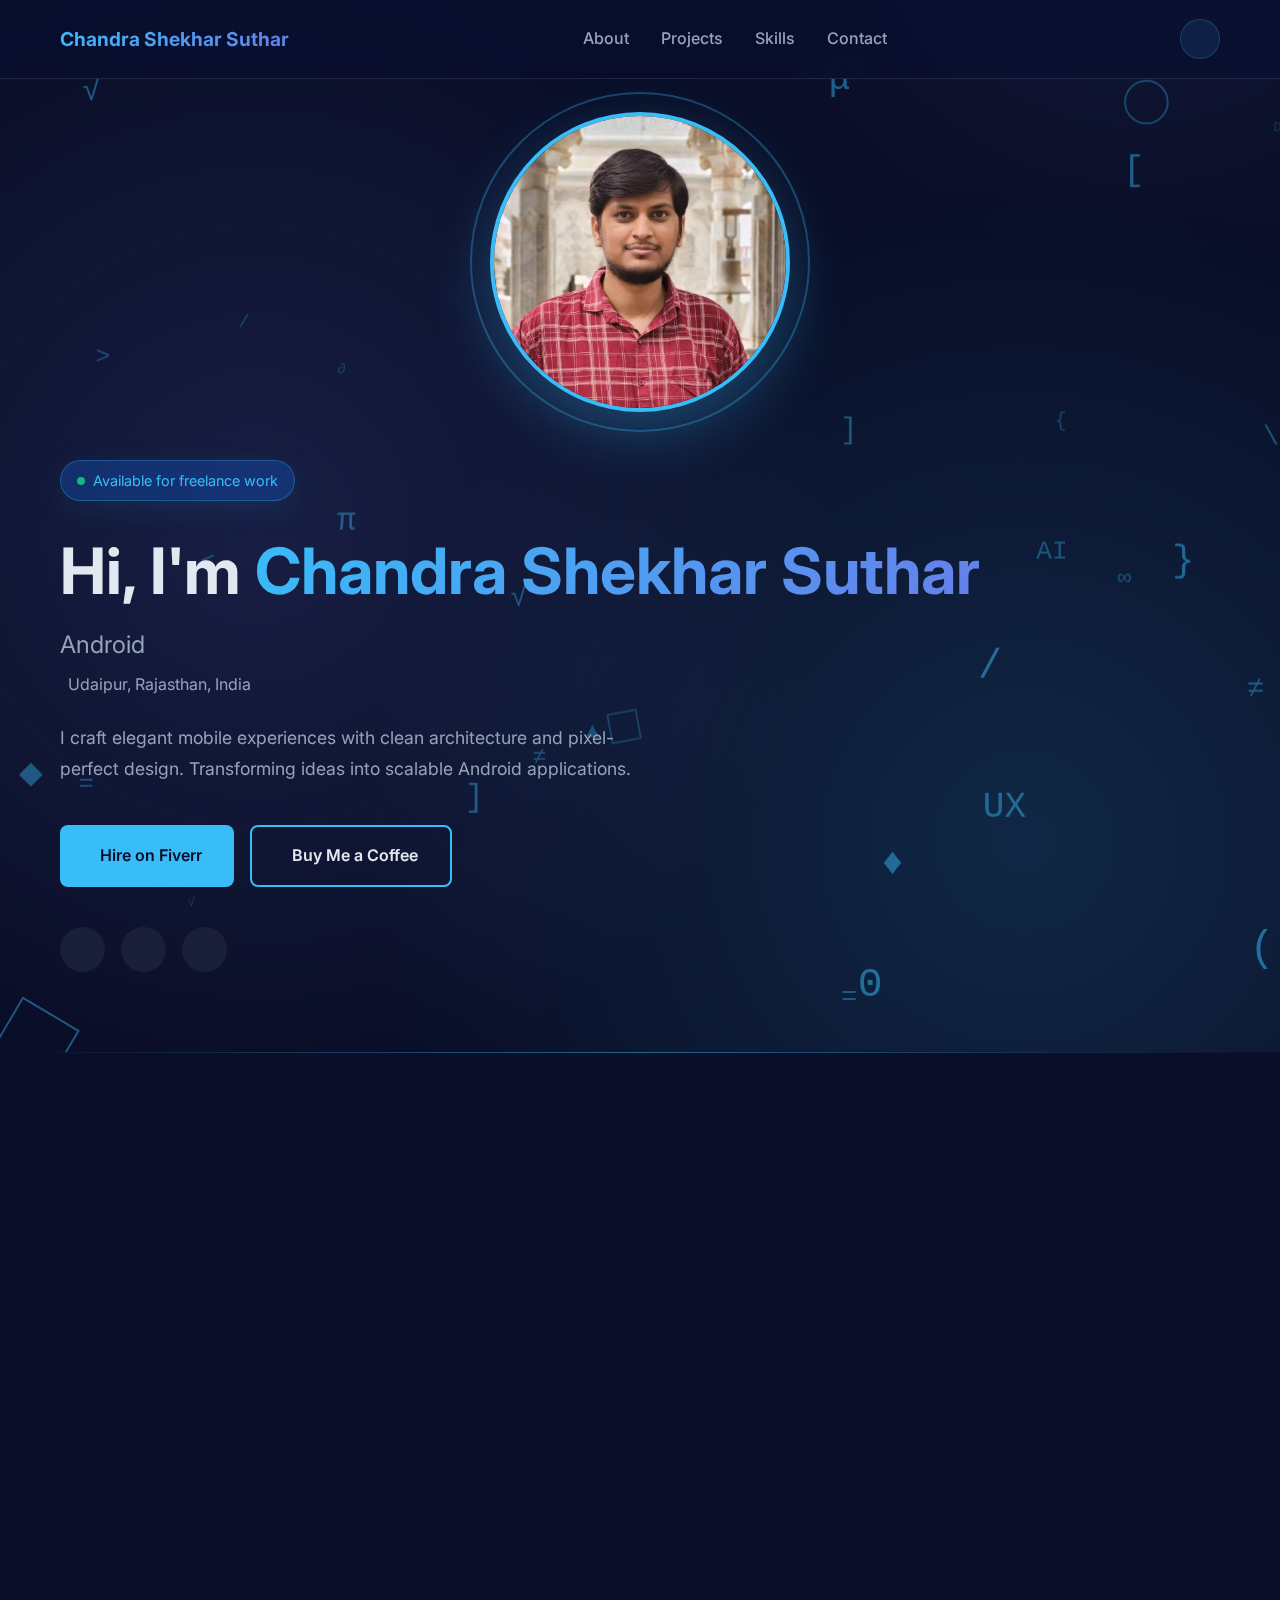
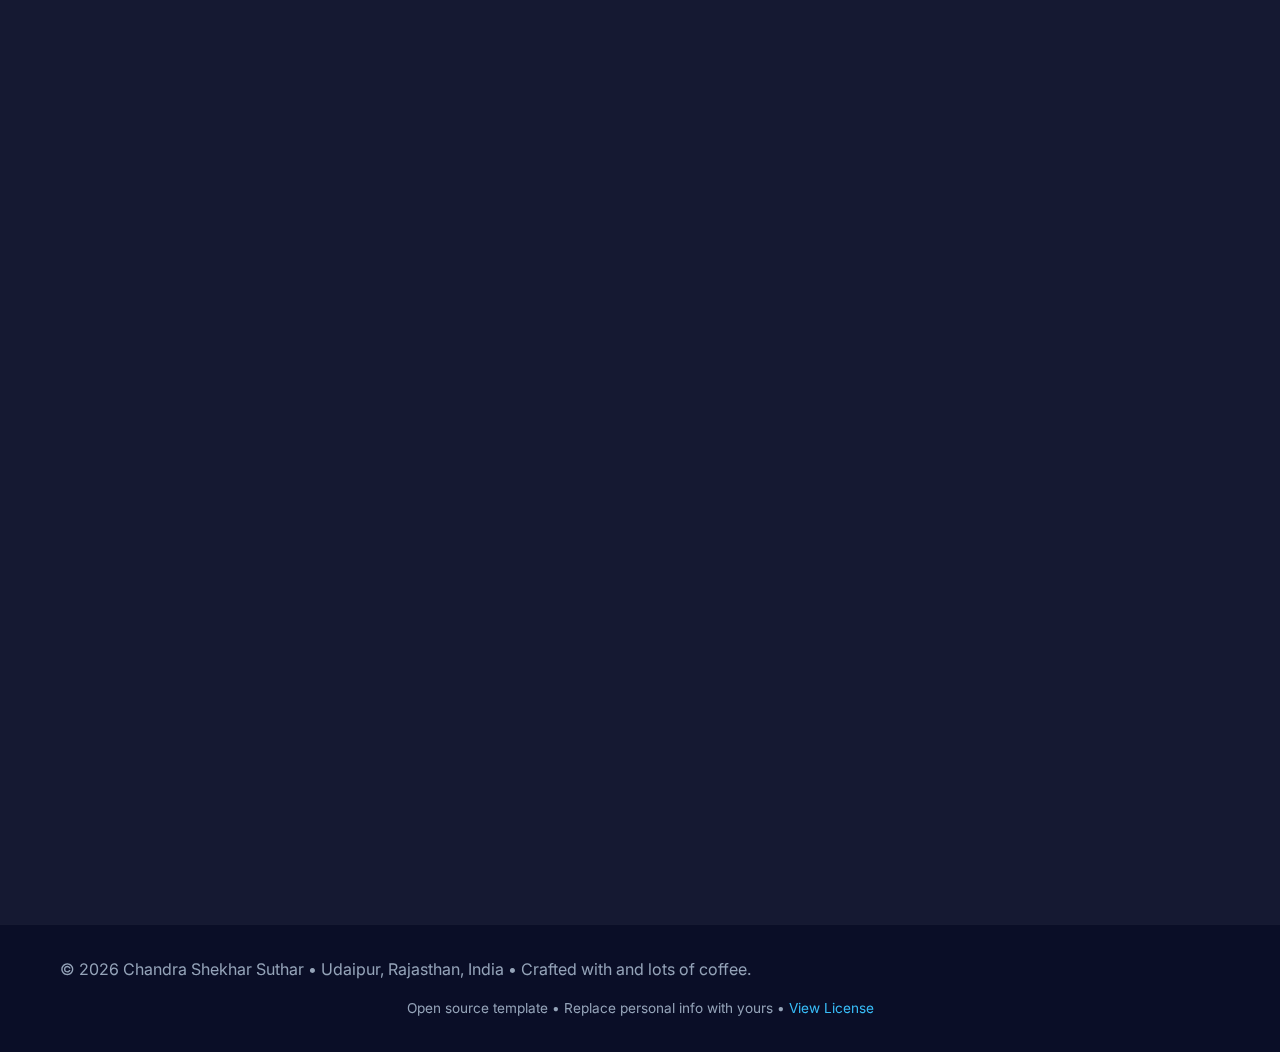
<file: index.html>
<!DOCTYPE html>
<html lang="en">
<head>
    <meta charset="UTF-8">
    <meta name="viewport" content="width=device-width, initial-scale=1.0">
    
    <!-- Security Headers -->
    <meta http-equiv="X-Content-Type-Options" content="nosniff">
    <meta http-equiv="X-Frame-Options" content="SAMEORIGIN">
    <meta http-equiv="X-XSS-Protection" content="1; mode=block">
    <meta name="referrer" content="strict-origin-when-cross-origin">
    
    <!-- Primary Meta Tags -->
    <title>Chandra Shekhar Suthar | Android Developer | Kotlin & Java Expert</title>
    <meta name="title" content="Chandra Shekhar Suthar | Android Developer | Kotlin & Java Expert">
    <meta name="description" content="Experienced Android Developer from Udaipur, Rajasthan, India specializing in Kotlin, Java, and Clean Architecture. Building elegant mobile applications with MVVM, Jetpack Compose, and modern Android development practices.">
    <meta name="keywords" content="Android Developer, Kotlin Developer, Java Developer, Mobile App Development, Android Apps, Jetpack Compose, MVVM, Clean Architecture, Firebase, Freelance Android Developer, Udaipur, Rajasthan, India">
    <meta name="author" content="Chandra Shekhar Suthar">
    <meta name="robots" content="index, follow">
    <meta name="geo.region" content="IN-RJ">
    <meta name="geo.placename" content="Udaipur">
    <meta name="geo.position" content="24.585445;73.712479">
    <meta name="ICBM" content="24.585445, 73.712479">
    
    <!-- Open Graph / Facebook -->
    <meta property="og:type" content="website">
    <meta property="og:url" content="https://chandrashekharsuthar.github.io/">
    <meta property="og:title" content="Chandra Shekhar Suthar | Android Developer | Kotlin & Java Expert">
    <meta property="og:description" content="Experienced Android Developer from Udaipur, Rajasthan, India specializing in Kotlin, Java, and Clean Architecture. Building elegant mobile applications with modern Android development practices.">
    <meta property="og:image" content="https://chandrashekharsuthar.github.io/images/profile_pic.jpeg">
    <meta property="og:locale" content="en_IN">
    
    <!-- Twitter -->
    <meta property="twitter:card" content="summary_large_image">
    <meta property="twitter:url" content="https://chandrashekharsuthar.github.io/">
    <meta property="twitter:title" content="Chandra Shekhar Suthar | Android Developer | Kotlin & Java Expert">
    <meta property="twitter:description" content="Experienced Android Developer specializing in Kotlin, Java, and Clean Architecture. Building elegant mobile applications with modern Android development practices.">
    <meta property="twitter:image" content="https://chandrashekharsuthar.github.io/images/profile_pic.jpeg">
    
    <!-- Favicon -->
    <link rel="icon" type="image/jpeg" href="images/profile_pic.jpeg">
    <link rel="apple-touch-icon" href="images/profile_pic.jpeg">
    
    <!-- Fonts -->
    <link rel="preconnect" href="https://fonts.googleapis.com">
    <link rel="preconnect" href="https://fonts.gstatic.com" crossorigin>
    <link href="https://fonts.googleapis.com/css2?family=Inter:wght@300;400;500;600;700&display=swap" rel="stylesheet">
    
    <!-- Stylesheets -->
    <link rel="stylesheet" href="https://cdnjs.cloudflare.com/ajax/libs/font-awesome/6.4.0/css/all.min.css" integrity="sha512-iecdLmaskl7CVkqkXNQ/ZH/XLlvWZOJyj7Yy7tcenmpD1ypASozpmT/E0iPtmFIB46ZmdtAc9eNBvH0H/ZpiBw==" crossorigin="anonymous" referrerpolicy="no-referrer">
    <link href="https://unpkg.com/aos@2.3.1/dist/aos.css" rel="stylesheet">
    <link rel="stylesheet" href="styles.css">
    
    <!-- Canonical URL -->
    <link rel="canonical" href="https://chandrashekharsuthar.github.io/">
</head>
<body>
    <!-- Skip to main content link for screen readers -->
    <a href="#main-content" class="skip-to-main">Skip to main content</a>
    
    <!-- Navigation -->
    <nav class="nav" role="navigation" aria-label="Main navigation">
        <div class="container">
            <div class="nav-content">
                <a href="#" class="logo">Chandra Shekhar Suthar</a>
                <div class="nav-links">
                    <a href="#about">About</a>
                    <a href="#projects">Projects</a>
                    <a href="#skills">Skills</a>
                    <a href="#contact">Contact</a>
                </div>
                <div class="nav-actions">
                    <button class="theme-toggle" id="themeToggle" aria-label="Toggle theme">
                        <i class="fas fa-sun"></i>
                    </button>
                    <button class="mobile-menu-btn" id="mobileMenuBtn">
                        <i class="fas fa-bars"></i>
                    </button>
                </div>
            </div>
        </div>
    </nav>

    <!-- Mobile Menu -->
    <div class="mobile-menu" id="mobileMenu">
        <a href="#about">About</a>
        <a href="#projects">Projects</a>
        <a href="#skills">Skills</a>
        <a href="#contact">Contact</a>
    </div>

    <!-- Hero Section -->
    <section class="hero" id="main-content" role="main" aria-label="Introduction">
        <canvas id="particleCanvas" aria-hidden="true"></canvas>
        <div class="container">
            <div class="hero-layout">
                <div class="hero-content" data-aos="fade-up">
                    <div class="hero-badge">
                        <span class="status-dot"></span>
                        Available for freelance work
                    </div>
                    <h1 class="hero-title">
                        Hi, I'm <span class="gradient-text">Chandra Shekhar Suthar</span>
                    </h1>
                    <p class="hero-subtitle">Android Developer | Kotlin & Java Specialist</p>
                    <p class="hero-location">
                        <i class="fas fa-map-marker-alt"></i>
                        Udaipur, Rajasthan, India
                    </p>
                    <p class="hero-description">
                        I craft elegant mobile experiences with clean architecture and pixel-perfect design. 
                        Transforming ideas into scalable Android applications.
                    </p>
                    <div class="hero-cta">
                        <a href="https://www.fiverr.com/shekharsuthar07" target="_blank" class="btn btn-primary">
                            <i class="fas fa-briefcase"></i>
                            Hire on Fiverr
                        </a>
                        <a href="https://www.buymeacoffee.com/ChandrashekharSuthar" target="_blank" class="btn btn-secondary">
                            <i class="fas fa-coffee"></i>
                            Buy Me a Coffee
                        </a>
                    </div>
                    <div class="hero-socials" role="list" aria-label="Social media links">
                        <a href="https://github.com/ChandrashekharSuthar" class="social-link" aria-label="GitHub profile"><i class="fab fa-github" aria-hidden="true"></i></a>
                        <a href="https://www.linkedin.com/in/chandra-shekhar-suthar-345042272/" class="social-link" aria-label="LinkedIn profile"><i class="fab fa-linkedin" aria-hidden="true"></i></a>
                        <a href="mailto:shekharsuthar1030@gmail.com" class="social-link" aria-label="Email contact"><i class="fas fa-envelope" aria-hidden="true"></i></a>
                    </div>
                </div>
                <div class="hero-image" data-aos="fade-left">
                    <div class="profile-pic-wrapper">
                        <img src="images/profile_pic.jpeg" alt="Chandra Shekhar Suthar" class="profile-pic">
                        <div class="profile-pic-border"></div>
                    </div>
                </div>
            </div>
        </div>
    </section>

    <!-- About Section -->
    <section id="about" class="section" role="region" aria-labelledby="about-heading">
        <div class="container">
            <h2 id="about-heading" class="section-title" data-aos="fade-up">About Me</h2>
            <div class="about-content">
                <div class="about-text" data-aos="fade-right">
                    <p class="lead">
                        I'm a passionate Android developer with 3+ years of experience building 
                        high-quality mobile applications that users love.
                    </p>
                    <p>
                        My journey in mobile development started with a curiosity about how apps work, 
                        and it evolved into a career where I get to solve complex problems and create 
                        intuitive user experiences every day. I specialize in Kotlin and Java, with a 
                        strong focus on clean architecture, MVVM patterns, and modern Android development practices.
                    </p>
                    <p>
                        When I'm not coding, you'll find me exploring new technologies, contributing to 
                        open-source projects, or sharing knowledge with the developer community.
                    </p>
                    <div class="about-highlights">
                        <div class="highlight-item">
                            <i class="fas fa-check-circle"></i>
                            <span>Clean Architecture Expert</span>
                        </div>
                        <div class="highlight-item">
                            <i class="fas fa-check-circle"></i>
                            <span>Play Store Publishing</span>
                        </div>
                        <div class="highlight-item">
                            <i class="fas fa-check-circle"></i>
                            <span>Agile Development</span>
                        </div>
                    </div>
                </div>
                <div class="about-stats" data-aos="fade-left">
                    <div class="stat-card">
                        <div class="stat-number">10+</div>
                        <div class="stat-label">Projects Completed</div>
                    </div>
                    <div class="stat-card">
                        <div class="stat-number">15+</div>
                        <div class="stat-label">Happy Clients</div>
                    </div>
                    <div class="stat-card">
                        <div class="stat-number">3+</div>
                        <div class="stat-label">Years Experience</div>
                    </div>
                </div>
            </div>

            <!-- Education -->
            <div class="education-compact" data-aos="fade-up">
                <h3 class="education-compact-title">
                    <i class="fas fa-graduation-cap"></i>
                    Education
                </h3>
                <div class="education-compact-list">
                    <div class="education-compact-item">
                        <strong>MSc Computer Science</strong>
                        <span>Currently Pursuing (Final Semester)</span>
                    </div>
                    <div class="education-compact-item">
                        <strong>BSc Computer Science</strong>
                        <span>Completed</span>
                    </div>
                    <div class="education-compact-item">
                        <strong>Secondary Education (CBSE)</strong>
                        <span>Completed</span>
                    </div>
                </div>
            </div>
        </div>
    </section>

    <!-- Projects Section -->
    <section id="projects" class="section section-alt" role="region" aria-labelledby="projects-heading">
        <div class="container">
            <h2 id="projects-heading" class="section-title" data-aos="fade-up">Featured Projects</h2>
            <p class="section-subtitle" data-aos="fade-up">Some of my recent work that I'm proud of</p>
            
            <div class="projects-grid">
                <div class="project-card" data-aos="fade-up" data-aos-delay="100">
                    <div class="project-image">
                        <img src="images/cricbud-home-page.png" alt="Cricbud - Live Cricket Scores">
                        <div class="project-overlay">
                            <a href="https://cricbud.com" target="_blank" rel="noopener noreferrer" class="project-link"><i class="fas fa-external-link-alt"></i></a>
                        </div>
                    </div>
                    <div class="project-content">
                        <h3 class="project-title">Cricbud – Live Cricket Scores & News</h3>
                        <p class="project-description">
                            Complete redesign and technical enhancement of a cricket platform delivering live scores, 
                            match updates, and news. Improved performance, implemented responsive design, and optimized 
                            for speed with caching and API enhancements.
                        </p>
                        <div class="project-tech">
                            <span class="tech-tag">Figma</span>
                            <span class="tech-tag">Node.js</span>
                            <span class="tech-tag">React.js</span>
                            <span class="tech-tag">REST API</span>
                            <span class="tech-tag">HTML</span>
                            <span class="tech-tag">CSS</span>
                            <span class="tech-tag">JavaScript</span>
                        </div>
                    </div>
                </div>

                <div class="project-card" data-aos="fade-up" data-aos-delay="200">
                    <div class="project-image">
                        <img src="images/ts_app.webp" alt="The Stitching Partner App">
                        <div class="project-overlay">
                            <a href="https://play.google.com/store/apps/details?id=com.thestitching.partner" target="_blank" rel="noopener noreferrer" class="project-link"><i class="fas fa-external-link-alt"></i></a>
                        </div>
                    </div>
                    <div class="project-content">
                        <h3 class="project-title">The Stitching Partner App</h3>
                        <p class="project-description">
                            Business solution for tailors and fashion designers to create affiliate websites and sell 
                            products online. Features customer targeting, measurement management, earnings tracking, 
                            and secure OTP authentication. Handled complete Play Store publishing process.
                        </p>
                        <div class="project-tech">
                            <span class="tech-tag">Kotlin</span>
                            <span class="tech-tag">MVVM</span>
                            <span class="tech-tag">REST API</span>
                            <span class="tech-tag">Firebase</span>
                            <span class="tech-tag">Deep Links</span>
                            <span class="tech-tag">OTP Auth</span>
                            <span class="tech-tag">Play Store Publishing</span>
                        </div>
                    </div>
                </div>

                <div class="project-card" data-aos="fade-up" data-aos-delay="300">
                    <div class="project-image">
                        <img src="images/wonder11.jpeg" alt="Wonder 11 Fantasy Cricket App">
                    </div>
                    <div class="project-content">
                        <h3 class="project-title">Wonder 11 Fantasy Cricket App</h3>
                        <p class="project-description">
                            Modernized fantasy cricket app with complete authentication overhaul, push notifications, 
                            and Material 3 redesign. Implemented mobile/email verification, new navigation flows, 
                            server-side PHP integration, and extensive bug fixes for enhanced performance.
                        </p>
                        <div class="project-tech">
                            <span class="tech-tag">Kotlin</span>
                            <span class="tech-tag">Java</span>
                            <span class="tech-tag">Material 3</span>
                            <span class="tech-tag">REST API</span>
                            <span class="tech-tag">PHP</span>
                            <span class="tech-tag">CodeIgniter</span>
                            <span class="tech-tag">Push Notifications</span>
                            <span class="tech-tag">Authentication</span>
                        </div>
                    </div>
                </div>

                <div class="project-card" data-aos="fade-up" data-aos-delay="400">
                    <div class="project-image">
                        <img src="images/SnapMugApp.webp" alt="SnapMug Music Streaming App">
                    </div>
                    <div class="project-content">
                        <h3 class="project-title">SnapMug - Cloud Music Streaming</h3>
                        <p class="project-description">
                            Cloud-based music streaming app with Firebase backend, featuring Google Sign-In, 
                            mini/full player, coin-based rewards system, and dedicated admin app for artists. 
                            Built with AndroidX Media3 and ExoPlayer for seamless playback.
                        </p>
                        <div class="project-tech">
                            <span class="tech-tag">Java</span>
                            <span class="tech-tag">AndroidX Media3</span>
                            <span class="tech-tag">ExoPlayer</span>
                            <span class="tech-tag">Firebase</span>
                            <span class="tech-tag">Google Sign-In</span>
                            <span class="tech-tag">MVP Design & Development</span>
                        </div>
                    </div>
                </div>

                <div class="project-card" data-aos="fade-up" data-aos-delay="500">
                    <div class="project-image">
                        <img src="images/shoppingCatlogapp_main.webp" alt="Shopping List App">
                    </div>
                    <div class="project-content">
                        <h3 class="project-title">Shopping List App</h3>
                        <p class="project-description">
                            Digital product showcase app built in 5-6 hours early in career. Features Material 3 
                            design, Firebase Realtime Database & Storage, with complete CRUD operations for 
                            folders and items. Simple, modern interface for endless product listings.
                        </p>
                        <div class="project-tech">
                            <span class="tech-tag">Kotlin</span>
                            <span class="tech-tag">Material 3</span>
                            <span class="tech-tag">Firebase</span>
                            <span class="tech-tag">Realtime Database</span>
                            <span class="tech-tag">CRUD Operations</span>
                            <span class="tech-tag">Rapid Development</span>
                        </div>
                    </div>
                </div>

                <div class="project-card" data-aos="fade-up" data-aos-delay="600">
                    <div class="project-image">
                        <img src="images/the_walls.png" alt="TheWalls Wallpaper App">
                    </div>
                    <div class="project-content">
                        <h3 class="project-title">TheWalls - Wallpaper App</h3>
                        <p class="project-description">
                            Modern wallpaper application built for client with clean architecture. Features Material 3 
                            design with dynamic theming, MVVM architecture, Firebase backend, and Google Play Billing 
                            for subscription management. Intuitive browsing experience for high-quality wallpapers.
                        </p>
                        <div class="project-tech">
                            <span class="tech-tag">Kotlin</span>
                            <span class="tech-tag">MVVM</span>
                            <span class="tech-tag">Material 3</span>
                            <span class="tech-tag">Firebase</span>
                            <span class="tech-tag">Google Play Billing</span>
                            <span class="tech-tag">Dynamic Theme</span>
                        </div>
                    </div>
                </div>

                <div class="project-card" data-aos="fade-up" data-aos-delay="700">
                    <div class="project-image">
                        <img src="images/status_saver.png" alt="Status Saver App">
                        <div class="project-overlay">
                            <a href="https://www.indusappstore.com/apps/productivity/status-saver/com.shekharsuthar234.statussaver" target="_blank" rel="noopener noreferrer" class="project-link"><i class="fas fa-external-link-alt"></i></a>
                        </div>
                    </div>
                    <div class="project-content">
                        <h3 class="project-title">Status Saver App</h3>
                        <p class="project-description">
                            Personal learning project to master Android development fundamentals. Implements MVVM 
                            architecture, Material 3 design with dynamic theming, and file management capabilities. 
                            Available on Indus App Store, built to explore modern Android development practices.
                        </p>
                        <div class="project-tech">
                            <span class="tech-tag">Kotlin</span>
                            <span class="tech-tag">MVVM</span>
                            <span class="tech-tag">Material 3</span>
                            <span class="tech-tag">Dynamic Theme</span>
                            <span class="tech-tag">File Management</span>
                            <span class="tech-tag">Indus App Store</span>
                        </div>
                    </div>
                </div>
            </div>
        </div>
    </section>

    <!-- Skills Section -->
    <section id="skills" class="section" role="region" aria-labelledby="skills-heading">
        <div class="container">
            <h2 id="skills-heading" class="section-title" data-aos="fade-up">Skills & Technologies</h2>
            
            <div class="skills-container">
                <div class="skills-category" data-aos="fade-up" data-aos-delay="100">
                    <h3 class="skills-category-title">
                        <i class="fas fa-code"></i>
                        Languages & Frameworks
                    </h3>
                    <div class="skills-list">
                        <span class="skill-tag">Kotlin</span>
                        <span class="skill-tag">Java</span>
                        <span class="skill-tag">Jetpack Compose</span>
                        <span class="skill-tag">XML Layouts</span>
                        <span class="skill-tag">Coroutines</span>
                        <span class="skill-tag">RxJava</span>
                    </div>
                </div>

                <div class="skills-category" data-aos="fade-up" data-aos-delay="200">
                    <h3 class="skills-category-title">
                        <i class="fas fa-mobile-alt"></i>
                        Android Development
                    </h3>
                    <div class="skills-list">
                        <span class="skill-tag">MVVM</span>
                        <span class="skill-tag">Clean Architecture</span>
                        <span class="skill-tag">Retrofit</span>
                        <span class="skill-tag">Room Database</span>
                        <span class="skill-tag">Navigation Component</span>
                        <span class="skill-tag">WorkManager</span>
                    </div>
                </div>

                <div class="skills-category" data-aos="fade-up" data-aos-delay="300">
                    <h3 class="skills-category-title">
                        <i class="fas fa-tools"></i>
                        Tools & Services
                    </h3>
                    <div class="skills-list">
                        <span class="skill-tag">Firebase</span>
                        <span class="skill-tag">Git & GitHub</span>
                        <span class="skill-tag">Android Studio</span>
                        <span class="skill-tag">Gradle</span>
                        <span class="skill-tag">REST APIs</span>
                        <span class="skill-tag">CI/CD</span>
                    </div>
                </div>

                <div class="skills-category learning" data-aos="fade-up" data-aos-delay="400">
                    <h3 class="skills-category-title">
                        <i class="fas fa-graduation-cap"></i>
                        Currently Learning
                    </h3>
                    <div class="skills-list">
                        <span class="skill-tag learning-tag">Kotlin Multiplatform</span>
                        <span class="skill-tag learning-tag">GraphQL</span>
                        <span class="skill-tag learning-tag">Machine Learning</span>
                        <span class="skill-tag learning-tag">Flutter</span>
                    </div>
                </div>
            </div>

            <!-- Interests -->
            <div class="interests-section" data-aos="fade-up">
                <h3 class="interests-title">Beyond Code</h3>
                <div class="interests-grid">
                    <div class="interest-item">
                        <i class="fas fa-book"></i>
                        <span>Tech Blogging</span>
                    </div>
                    <div class="interest-item">
                        <i class="fas fa-code-branch"></i>
                        <span>Open Source</span>
                    </div>
                    <div class="interest-item">
                        <i class="fas fa-camera"></i>
                        <span>Photography</span>
                    </div>
                    <div class="interest-item">
                        <i class="fas fa-gamepad"></i>
                        <span>Gaming</span>
                    </div>
                    <div class="interest-item">
                        <i class="fas fa-futbol"></i>
                        <span>Sports</span>
                    </div>
                    <div class="interest-item">
                        <i class="fas fa-music"></i>
                        <span>Music</span>
                    </div>
                </div>
            </div>
        </div>
    </section>

    <!-- Contact Section -->
    <section id="contact" class="section section-alt" role="region" aria-labelledby="contact-heading">
        <div class="container">
            <h2 id="contact-heading" class="section-title" data-aos="fade-up">Let's Work Together</h2>
            <p class="section-subtitle" data-aos="fade-up">
                Have a project in mind? Let's create something amazing together.
            </p>

            <div class="contact-content">
                <!-- Contact Form -->
                <div class="contact-form-wrapper" data-aos="fade-up">
                    <form class="contact-form" id="contactForm">
                        <div class="form-row">
                            <div class="form-group">
                                <label for="name">Name</label>
                                <input type="text" id="name" name="name" required placeholder="Your Name">
                            </div>
                            <div class="form-group">
                                <label for="email">Email</label>
                                <input type="email" id="email" name="email" required placeholder="your.email@example.com">
                            </div>
                        </div>
                        <div class="form-group">
                            <label for="subject">Subject</label>
                            <input type="text" id="subject" name="subject" required placeholder="Project Inquiry">
                        </div>
                        <div class="form-group">
                            <label for="message">Message</label>
                            <textarea id="message" name="message" rows="5" required placeholder="Tell me about your project..."></textarea>
                        </div>
                        <button type="submit" class="btn btn-primary">
                            <i class="fas fa-paper-plane"></i>
                            Send Message
                        </button>
                        <div class="form-status" id="formStatus"></div>
                    </form>
                </div>

                <!-- Contact Cards -->
                <div class="contact-cards" data-aos="fade-up" data-aos-delay="100">
                    <div class="contact-card">
                        <div class="contact-icon">
                            <i class="fas fa-envelope"></i>
                        </div>
                        <h3>Email</h3>
                        <p class="contact-value">shekharsuthar1030@gmail.com</p>
                        <button class="copy-btn" onclick="copyToClipboard('shekharsuthar1030@gmail.com', this)">
                            <i class="fas fa-copy"></i> Copy
                        </button>
                    </div>

                    <div class="contact-card">
                        <div class="contact-icon">
                            <i class="fab fa-linkedin"></i>
                        </div>
                        <h3>LinkedIn</h3>
                        <p class="contact-value">View Profile</p>
                        <a href="https://www.linkedin.com/in/chandra-shekhar-suthar-345042272/" target="_blank" class="visit-btn">
                            <i class="fas fa-external-link-alt"></i> Visit
                        </a>
                    </div>

                    <div class="contact-card">
                        <div class="contact-icon">
                            <i class="fab fa-github"></i>
                        </div>
                        <h3>GitHub</h3>
                        <p class="contact-value">@ChandrashekharSuthar</p>
                        <a href="https://github.com/ChandrashekharSuthar" target="_blank" class="visit-btn">
                            <i class="fas fa-external-link-alt"></i> Visit
                        </a>
                    </div>
                </div>

                <!-- Contact Links -->
                <div class="contact-links" data-aos="fade-up" data-aos-delay="200">
                    <a href="https://www.fiverr.com/shekharsuthar07" target="_blank" class="contact-link-btn">
                        <i class="fas fa-briefcase"></i>
                        <div>
                            <strong>Hire me on Fiverr</strong>
                            <span>Professional freelance services</span>
                        </div>
                    </a>
                    <a href="https://www.buymeacoffee.com/ChandrashekharSuthar" target="_blank" class="contact-link-btn">
                        <i class="fas fa-coffee"></i>
                        <div>
                            <strong>Buy Me a Coffee</strong>
                            <span>Support my work</span>
                        </div>
                    </a>
                </div>
            </div>
        </div>
    </section>

    <!-- Footer -->
    <footer class="footer">
        <div class="container">
            <div class="footer-content">
                <p>&copy; 2026 Chandra Shekhar Suthar • Udaipur, Rajasthan, India • Crafted with <i class="fas fa-heart"></i> and lots of coffee.</p>
                <div class="footer-socials" role="list" aria-label="Footer social media links">
                    <a href="https://github.com/ChandrashekharSuthar" aria-label="GitHub profile"><i class="fab fa-github" aria-hidden="true"></i></a>
                    <a href="https://www.linkedin.com/in/chandra-shekhar-suthar-345042272/" aria-label="LinkedIn profile"><i class="fab fa-linkedin" aria-hidden="true"></i></a>
                    <a href="mailto:shekharsuthar1030@gmail.com" aria-label="Email contact"><i class="fas fa-envelope" aria-hidden="true"></i></a>
                </div>
            </div>
            <!-- Open Source Notice -->
            <div style="text-align: center; margin-top: 1rem; font-size: 0.85rem; color: var(--text-secondary);">
                <p>Open source template • Replace personal info with yours • <a href="LICENSE" style="color: var(--accent); text-decoration: none;">View License</a></p>
            </div>
        </div>
    </footer>

    <!-- Scroll to Top Button -->
    <button id="scrollToTop" class="scroll-to-top" aria-label="Scroll to top">
        <i class="fas fa-arrow-up"></i>
    </button>

    <script src="https://unpkg.com/aos@2.3.1/dist/aos.js"></script>
    <script src="script.js"></script>
    
    <!-- Prevent console tampering -->
    <script>
        // Disable right-click on production (optional - can be removed if you want)
        // document.addEventListener('contextmenu', e => e.preventDefault());
        
        // Clear console in production (optional)
        // if (window.location.hostname !== 'localhost' && window.location.hostname !== '127.0.0.1') {
        //     console.clear();
        // }
    </script>
</body>
</html>
</file>
<file: styles.css>
/* Reset & Base Styles */
* {
    margin: 0;
    padding: 0;
    box-sizing: border-box;
}

:root {
    --bg-primary: #0a0e27;
    --bg-secondary: #151932;
    --bg-card: #1a1f3a;
    --text-primary: #e2e8f0;
    --text-secondary: #94a3b8;
    --accent: #38bdf8;
    --accent-hover: #0ea5e9;
    --gradient: linear-gradient(135deg, #667eea 0%, #764ba2 100%);
    --gradient-alt: linear-gradient(135deg, #38bdf8 0%, #667eea 100%);
}

[data-theme="light"] {
    --bg-primary: #f8fafc;
    --bg-secondary: #f1f5f9;
    --bg-card: #ffffff;
    --text-primary: #1e293b;
    --text-secondary: #64748b;
    --accent: #0ea5e9;
    --accent-hover: #0284c7;
    --gradient: linear-gradient(135deg, #667eea 0%, #764ba2 100%);
    --gradient-alt: linear-gradient(135deg, #0ea5e9 0%, #667eea 100%);
}

html {
    scroll-behavior: smooth;
}

body {
    font-family: 'Inter', -apple-system, BlinkMacSystemFont, 'Segoe UI', sans-serif;
    background: var(--bg-primary);
    color: var(--text-primary);
    line-height: 1.6;
    overflow-x: hidden;
    transition: background-color 0.3s ease, color 0.3s ease;
    width: 100%;
    max-width: 100vw;
}

/* Skip to main content link for accessibility */
.skip-to-main {
    position: absolute;
    top: -100px;
    left: 0;
    background: var(--accent);
    color: white;
    padding: 1rem 2rem;
    text-decoration: none;
    font-weight: 600;
    z-index: 10000;
    transition: top 0.3s;
}

.skip-to-main:focus {
    top: 0;
}

/* Focus styles for keyboard navigation */
a:focus,
button:focus,
input:focus,
textarea:focus {
    outline: 3px solid var(--accent);
    outline-offset: 2px;
}

a:focus:not(:focus-visible),
button:focus:not(:focus-visible) {
    outline: none;
}

.container {
    max-width: 1200px;
    margin: 0 auto;
    padding: 0 20px;
    width: 100%;
    box-sizing: border-box;
}

/* Navigation */
.nav {
    position: fixed;
    top: 0;
    left: 0;
    right: 0;
    background: rgba(10, 14, 39, 0.7);
    backdrop-filter: blur(20px) saturate(180%);
    -webkit-backdrop-filter: blur(20px) saturate(180%);
    z-index: 1000;
    border-bottom: 1px solid rgba(255, 255, 255, 0.1);
    transition: background-color 0.3s ease;
    width: 100%;
    max-width: 100vw;
    overflow-x: hidden;
}

[data-theme="light"] .nav {
    background: rgba(255, 255, 255, 0.7);
    border-bottom: 1px solid rgba(0, 0, 0, 0.1);
}

.nav-content {
    display: flex;
    justify-content: space-between;
    align-items: center;
    padding: 1.2rem 0;
    width: 100%;
    max-width: 100%;
}

.logo {
    font-size: 1.2rem;
    font-weight: 700;
    background: var(--gradient-alt);
    -webkit-background-clip: text;
    -webkit-text-fill-color: transparent;
    background-clip: text;
    text-decoration: none;
    white-space: nowrap;
    overflow: hidden;
    text-overflow: ellipsis;
    max-width: 60%;
    flex-shrink: 1;
}

.nav-links {
    display: flex;
    gap: 2rem;
    flex-shrink: 0;
}

.nav-links a {
    color: var(--text-secondary);
    text-decoration: none;
    font-weight: 500;
    transition: color 0.3s;
}

.nav-links a:hover {
    color: var(--accent);
}

.nav-actions {
    display: flex;
    align-items: center;
    gap: 1rem;
    flex-shrink: 0;
}

.theme-toggle {
    width: 40px;
    height: 40px;
    display: flex;
    align-items: center;
    justify-content: center;
    background: rgba(56, 189, 248, 0.1);
    border: 1px solid rgba(56, 189, 248, 0.2);
    border-radius: 50%;
    color: var(--accent);
    cursor: pointer;
    transition: all 0.3s;
    font-size: 1.1rem;
}

.theme-toggle:hover {
    background: var(--accent);
    color: var(--bg-primary);
    transform: rotate(180deg);
}

[data-theme="light"] .theme-toggle:hover {
    color: white;
}

.mobile-menu-btn {
    display: none;
    background: none;
    border: none;
    color: var(--text-primary);
    font-size: 1.5rem;
    cursor: pointer;
}

.mobile-menu {
    display: none;
    position: fixed;
    top: 70px;
    left: 0;
    right: 0;
    background: rgba(10, 14, 39, 0.95);
    backdrop-filter: blur(20px) saturate(180%);
    -webkit-backdrop-filter: blur(20px) saturate(180%);
    padding: 1rem;
    flex-direction: column;
    gap: 1rem;
    z-index: 999;
    border-bottom: 1px solid rgba(255, 255, 255, 0.1);
    box-shadow: 0 8px 32px rgba(0, 0, 0, 0.3);
}

[data-theme="light"] .mobile-menu {
    background: rgba(255, 255, 255, 0.95);
    border-bottom: 1px solid rgba(0, 0, 0, 0.1);
}

.mobile-menu.active {
    display: flex;
}

.mobile-menu a {
    color: var(--text-secondary);
    text-decoration: none;
    padding: 0.8rem;
    border-radius: 8px;
    transition: all 0.3s;
}

.mobile-menu a:hover {
    background: rgba(56, 189, 248, 0.1);
    color: var(--accent);
}

[data-theme="light"] .mobile-menu a:hover {
    background: rgba(14, 165, 233, 0.1);
}

/* Hero Section */
.hero {
    min-height: 100vh;
    display: flex;
    align-items: center;
    padding-top: 80px;
    padding-bottom: 3rem;
    position: relative;
    overflow: hidden;
    z-index: 1;
    background: var(--bg-primary);
    width: 100%;
    max-width: 100vw;
}

#particleCanvas {
    position: absolute;
    top: 0;
    left: 0;
    width: 100%;
    height: 100%;
    z-index: 0;
    max-width: 100%;
}

.hero::after {
    content: '';
    position: absolute;
    top: 0;
    left: 0;
    right: 0;
    bottom: 0;
    background: radial-gradient(circle at 20% 50%, rgba(102, 126, 234, 0.15) 0%, transparent 50%),
                radial-gradient(circle at 80% 80%, rgba(56, 189, 248, 0.15) 0%, transparent 50%);
    animation: gradientShift 15s ease infinite;
    z-index: 0;
}

@keyframes gradientShift {
    0%, 100% {
        opacity: 1;
        transform: scale(1);
    }
    50% {
        opacity: 0.8;
        transform: scale(1.1);
    }
}

.hero::before {
    content: '';
    position: absolute;
    top: -50%;
    right: -20%;
    width: 800px;
    height: 800px;
    background: radial-gradient(circle, rgba(102, 126, 234, 0.1) 0%, transparent 70%);
    border-radius: 50%;
    animation: float 20s ease-in-out infinite;
    z-index: 0;
}

@keyframes float {
    0%, 100% {
        transform: translate(0, 0) rotate(0deg);
    }
    33% {
        transform: translate(30px, -30px) rotate(120deg);
    }
    66% {
        transform: translate(-20px, 20px) rotate(240deg);
    }
}

.hero-content {
    position: relative;
    z-index: 1;
    max-width: 100%;
    overflow-wrap: break-word;
    word-wrap: break-word;
}

.hero-layout {
    display: grid;
    grid-template-columns: 1fr 1fr;
    gap: 4rem;
    align-items: center;
    width: 100%;
    max-width: 100%;
}

.hero-image {
    position: relative;
    z-index: 1;
    display: flex;
    justify-content: center;
    align-items: center;
}

.profile-pic-wrapper {
    position: relative;
    width: 350px;
    height: 350px;
}

.profile-pic {
    width: 100%;
    height: 100%;
    object-fit: cover;
    border-radius: 50%;
    border: 4px solid var(--accent);
    box-shadow: 0 20px 60px rgba(56, 189, 248, 0.3);
    position: relative;
    z-index: 2;
}

.profile-pic-border {
    position: absolute;
    top: -20px;
    left: -20px;
    right: -20px;
    bottom: -20px;
    border-radius: 50%;
    border: 2px solid var(--accent);
    opacity: 0.3;
    animation: pulse-border 3s ease-in-out infinite;
}

@keyframes pulse-border {
    0%, 100% {
        transform: scale(1);
        opacity: 0.3;
    }
    50% {
        transform: scale(1.05);
        opacity: 0.5;
    }
}

.hero-badge {
    display: inline-flex;
    align-items: center;
    gap: 0.5rem;
    background: rgba(56, 189, 248, 0.15);
    backdrop-filter: blur(10px) saturate(180%);
    -webkit-backdrop-filter: blur(10px) saturate(180%);
    border: 1px solid rgba(56, 189, 248, 0.3);
    padding: 0.5rem 1rem;
    border-radius: 50px;
    font-size: 0.9rem;
    color: var(--accent);
    margin-bottom: 2rem;
    box-shadow: 0 8px 32px rgba(56, 189, 248, 0.1);
}

.status-dot {
    width: 8px;
    height: 8px;
    background: #10b981;
    border-radius: 50%;
    animation: pulse 2s infinite;
}

@keyframes pulse {
    0%, 100% { opacity: 1; }
    50% { opacity: 0.5; }
}

.hero-title {
    font-size: clamp(2.5rem, 6vw, 4rem);
    font-weight: 700;
    line-height: 1.2;
    margin-bottom: 1rem;
    word-wrap: break-word;
    overflow-wrap: break-word;
    max-width: 100%;
}

.hero-title .gradient-text {
    display: inline-block;
    white-space: nowrap;
}

.gradient-text {
    background: var(--gradient-alt);
    -webkit-background-clip: text;
    -webkit-text-fill-color: transparent;
    background-clip: text;
}

.hero-subtitle {
    font-size: 1.5rem;
    color: var(--text-secondary);
    margin-bottom: 0.5rem;
}

.hero-location {
    display: flex;
    align-items: center;
    justify-content: flex-start;
    gap: 0.5rem;
    font-size: 1rem;
    color: var(--text-secondary);
    margin-bottom: 1.5rem;
}

.hero-location i {
    color: var(--accent);
}

.hero-description {
    font-size: 1.1rem;
    color: var(--text-secondary);
    max-width: 600px;
    margin-bottom: 2.5rem;
    line-height: 1.8;
}

.hero-cta {
    display: flex;
    gap: 1rem;
    margin-bottom: 2.5rem;
    flex-wrap: wrap;
}

.btn {
    display: inline-flex;
    align-items: center;
    gap: 0.5rem;
    padding: 1rem 2rem;
    border-radius: 8px;
    text-decoration: none;
    font-weight: 600;
    transition: all 0.3s;
    border: none;
    cursor: pointer;
}

.btn-primary {
    background: var(--accent);
    color: var(--bg-primary);
}

.btn-primary:hover {
    background: var(--accent-hover);
    transform: translateY(-2px);
    box-shadow: 0 10px 30px rgba(56, 189, 248, 0.3);
}

[data-theme="light"] .btn-primary {
    color: white;
}

[data-theme="light"] .btn-primary:hover {
    box-shadow: 0 10px 30px rgba(14, 165, 233, 0.3);
}

.btn-secondary {
    background: transparent;
    color: var(--text-primary);
    border: 2px solid var(--accent);
}

.btn-secondary:hover {
    background: var(--accent);
    color: var(--bg-primary);
    transform: translateY(-2px);
}

[data-theme="light"] .btn-secondary:hover {
    color: white;
}

.hero-socials {
    display: flex;
    gap: 1rem;
    margin-bottom: 2rem;
}

.social-link {
    width: 45px;
    height: 45px;
    display: flex;
    align-items: center;
    justify-content: center;
    background: var(--bg-card);
    border-radius: 50%;
    color: var(--text-secondary);
    text-decoration: none;
    transition: all 0.3s;
}

[data-theme="light"] .social-link {
    background: rgba(255, 255, 255, 0.8);
    border: 1px solid rgba(0, 0, 0, 0.1);
}

.social-link:hover {
    background: var(--accent);
    color: var(--bg-primary);
    transform: translateY(-3px);
}

[data-theme="light"] .social-link:hover {
    color: white;
}

/* Section Styles */
.section {
    padding: 6rem 0;
    scroll-margin-top: 80px;
    position: relative;
    z-index: 2;
    background: var(--bg-primary);
    transition: all 0.3s ease;
    width: 100%;
    max-width: 100vw;
    overflow-x: hidden;
}

.section::before {
    content: '';
    position: absolute;
    top: 0;
    left: 0;
    right: 0;
    height: 1px;
    background: linear-gradient(90deg, transparent, rgba(56, 189, 248, 0.5), transparent);
}

.section-alt {
    background: var(--bg-secondary);
    position: relative;
}

.section-alt::before {
    background: linear-gradient(90deg, transparent, rgba(168, 85, 247, 0.5), transparent);
}

[data-theme="light"] .section-alt {
    background: #f1f5f9;
}

.section-title {
    font-size: 2.5rem;
    text-align: center;
    margin-bottom: 3.5rem;
    position: relative;
    display: inline-block;
    width: 100%;
    padding-bottom: 1rem;
}

.section-title::after {
    content: '';
    position: absolute;
    bottom: -15px;
    left: 50%;
    transform: translateX(-50%);
    width: 80px;
    height: 4px;
    background: var(--gradient-alt);
    border-radius: 2px;
}

.section-subtitle {
    text-align: center;
    color: var(--text-secondary);
    font-size: 1.1rem;
    margin-bottom: 4rem;
    margin-top: -2rem;
    line-height: 1.6;
    padding: 0 1rem;
}

/* About Section */
.about-content {
    display: grid;
    grid-template-columns: 1.2fr 1fr;
    gap: 5rem;
    align-items: start;
    margin-top: 1rem;
}

.about-text {
    font-size: 1.05rem;
}

.about-text .lead {
    font-size: 1.35rem;
    color: var(--text-primary);
    margin-bottom: 2rem;
    font-weight: 600;
    line-height: 1.7;
    position: relative;
    padding-left: 1.5rem;
}

.about-text .lead::before {
    content: '';
    position: absolute;
    left: 0;
    top: 0;
    bottom: 0;
    width: 4px;
    background: var(--gradient-alt);
    border-radius: 2px;
}

.about-text p {
    margin-bottom: 1.8rem;
    color: var(--text-secondary);
    line-height: 1.9;
}

.about-stats {
    display: grid;
    gap: 1.5rem;
}

.stat-card {
    background: rgba(26, 31, 58, 0.6);
    backdrop-filter: blur(20px) saturate(180%);
    -webkit-backdrop-filter: blur(20px) saturate(180%);
    padding: 2.5rem;
    border-radius: 20px;
    text-align: center;
    border: 1px solid rgba(56, 189, 248, 0.15);
    transition: all 0.4s cubic-bezier(0.4, 0, 0.2, 1);
    position: relative;
    overflow: hidden;
    box-shadow: 0 8px 32px rgba(0, 0, 0, 0.2);
}

[data-theme="light"] .stat-card {
    background: rgba(255, 255, 255, 0.8);
    box-shadow: 0 4px 16px rgba(0, 0, 0, 0.06);
}

.stat-card::before {
    content: '';
    position: absolute;
    top: 0;
    left: -100%;
    width: 100%;
    height: 100%;
    background: linear-gradient(90deg, transparent, rgba(56, 189, 248, 0.1), transparent);
    transition: left 0.6s;
}

.stat-card:hover::before {
    left: 100%;
}

.stat-card:hover {
    transform: translateY(-10px) scale(1.02);
    border-color: var(--accent);
    box-shadow: 0 20px 40px rgba(56, 189, 248, 0.2);
}

.stat-number {
    font-size: 3.5rem;
    font-weight: 700;
    background: var(--gradient-alt);
    -webkit-background-clip: text;
    -webkit-text-fill-color: transparent;
    background-clip: text;
    margin-bottom: 0.5rem;
    animation: countUp 2s ease-out;
}

@keyframes countUp {
    from {
        opacity: 0;
        transform: translateY(20px);
    }
    to {
        opacity: 1;
        transform: translateY(0);
    }
}

.stat-label {
    color: var(--text-secondary);
    margin-top: 0.5rem;
    font-size: 1rem;
    font-weight: 500;
}

.about-highlights {
    display: flex;
    flex-direction: column;
    gap: 1rem;
    margin-top: 2rem;
}

.highlight-item {
    display: flex;
    align-items: center;
    gap: 1rem;
    padding: 1rem;
    background: rgba(56, 189, 248, 0.08);
    backdrop-filter: blur(10px) saturate(180%);
    -webkit-backdrop-filter: blur(10px) saturate(180%);
    border-radius: 12px;
    border-left: 3px solid var(--accent);
    border: 1px solid rgba(56, 189, 248, 0.2);
    transition: all 0.3s;
    box-shadow: 0 4px 16px rgba(56, 189, 248, 0.1);
}

[data-theme="light"] .highlight-item {
    box-shadow: 0 2px 8px rgba(14, 165, 233, 0.08);
}

.highlight-item:hover {
    background: rgba(56, 189, 248, 0.1);
    transform: translateX(10px);
}

.highlight-item i {
    color: var(--accent);
    font-size: 1.2rem;
}

.highlight-item span {
    color: var(--text-primary);
    font-weight: 500;
}

/* Projects Section */
.projects-grid {
    display: grid;
    grid-template-columns: repeat(auto-fit, minmax(300px, 1fr));
    gap: 2rem;
}

.project-card {
    background: rgba(26, 31, 58, 0.6);
    backdrop-filter: blur(20px) saturate(180%);
    -webkit-backdrop-filter: blur(20px) saturate(180%);
    border-radius: 20px;
    overflow: hidden;
    border: 1px solid rgba(255, 255, 255, 0.1);
    transition: all 0.3s;
    box-shadow: 0 8px 32px rgba(0, 0, 0, 0.2);
}

[data-theme="light"] .project-card {
    background: rgba(255, 255, 255, 0.8);
    box-shadow: 0 4px 16px rgba(0, 0, 0, 0.06);
    border: 1px solid rgba(0, 0, 0, 0.08);
}

.project-card:hover {
    transform: translateY(-10px);
    border-color: var(--accent);
    box-shadow: 0 20px 40px rgba(0, 0, 0, 0.3);
}

.project-image {
    position: relative;
    overflow: hidden;
    height: 200px;
}

.project-image img {
    width: 100%;
    height: 100%;
    object-fit: cover;
    object-position: center;
    transition: transform 0.3s;
}

.project-card:hover .project-image img {
    transform: scale(1.1);
}

.project-overlay {
    position: absolute;
    top: 0;
    left: 0;
    right: 0;
    bottom: 0;
    background: rgba(10, 14, 39, 0.9);
    display: flex;
    align-items: center;
    justify-content: center;
    gap: 1rem;
    opacity: 0;
    transition: opacity 0.3s;
}

[data-theme="light"] .project-overlay {
    background: rgba(248, 250, 252, 0.95);
}

.project-card:hover .project-overlay {
    opacity: 1;
}

.project-link {
    width: 50px;
    height: 50px;
    display: flex;
    align-items: center;
    justify-content: center;
    background: var(--accent);
    color: var(--bg-primary);
    border-radius: 50%;
    text-decoration: none;
    transition: all 0.3s;
}

[data-theme="light"] .project-link {
    color: white;
}

.project-link:hover {
    transform: scale(1.1);
}

.project-content {
    padding: 1.5rem;
}

.project-title {
    font-size: 1.3rem;
    margin-bottom: 0.8rem;
}

.project-description {
    color: var(--text-secondary);
    margin-bottom: 1rem;
    font-size: 0.95rem;
}

.project-tech {
    display: flex;
    flex-wrap: wrap;
    gap: 0.5rem;
}

.tech-tag {
    background: rgba(56, 189, 248, 0.1);
    color: var(--accent);
    padding: 0.4rem 0.8rem;
    border-radius: 20px;
    font-size: 0.85rem;
    border: 1px solid rgba(56, 189, 248, 0.2);
}

/* Skills Section */
.skills-container {
    display: grid;
    grid-template-columns: repeat(auto-fit, minmax(280px, 1fr));
    gap: 2rem;
    margin-bottom: 4rem;
}

.skills-category {
    background: rgba(26, 31, 58, 0.6);
    backdrop-filter: blur(20px) saturate(180%);
    -webkit-backdrop-filter: blur(20px) saturate(180%);
    padding: 2rem;
    border-radius: 20px;
    border: 1px solid rgba(255, 255, 255, 0.1);
    transition: all 0.3s;
    box-shadow: 0 8px 32px rgba(0, 0, 0, 0.2);
}

[data-theme="light"] .skills-category {
    background: rgba(255, 255, 255, 0.8);
    box-shadow: 0 4px 16px rgba(0, 0, 0, 0.06);
    border: 1px solid rgba(0, 0, 0, 0.08);
}

.skills-category:hover {
    border-color: var(--accent);
    transform: translateY(-5px);
}

.skills-category.learning {
    border-color: rgba(168, 85, 247, 0.3);
}

.skills-category-title {
    display: flex;
    align-items: center;
    gap: 0.8rem;
    margin-bottom: 1.5rem;
    font-size: 1.2rem;
}

.skills-category-title i {
    color: var(--accent);
}

.skills-category.learning .skills-category-title i {
    color: #a855f7;
}

.skills-list {
    display: flex;
    flex-wrap: wrap;
    gap: 0.8rem;
}

.skill-tag {
    background: rgba(56, 189, 248, 0.1);
    color: var(--accent);
    padding: 0.6rem 1rem;
    border-radius: 8px;
    font-size: 0.9rem;
    border: 1px solid rgba(56, 189, 248, 0.2);
    transition: all 0.3s;
}

.skill-tag:hover {
    background: var(--accent);
    color: var(--bg-primary);
    transform: translateY(-2px);
}

.learning-tag {
    background: rgba(168, 85, 247, 0.1);
    color: #a855f7;
    border-color: rgba(168, 85, 247, 0.2);
}

.learning-tag:hover {
    background: #a855f7;
    color: white;
}

/* Interests */
.interests-section {
    margin-top: 4rem;
    text-align: center;
}

/* Education Compact (in About Section) */
.education-compact {
    margin-top: 4rem;
}

.education-compact-title {
    display: flex;
    align-items: center;
    justify-content: center;
    gap: 0.8rem;
    font-size: 1.5rem;
    margin-bottom: 2rem;
    color: var(--text-primary);
}

.education-compact-title i {
    color: var(--accent);
}

.education-compact-list {
    display: grid;
    grid-template-columns: repeat(auto-fit, minmax(250px, 1fr));
    gap: 1.5rem;
}

.education-compact-item {
    display: flex;
    flex-direction: column;
    align-items: center;
    text-align: center;
    gap: 0.5rem;
    padding: 2rem 1.5rem;
    background: rgba(26, 31, 58, 0.6);
    backdrop-filter: blur(20px) saturate(180%);
    -webkit-backdrop-filter: blur(20px) saturate(180%);
    border-radius: 20px;
    border: 1px solid rgba(255, 255, 255, 0.1);
    transition: all 0.3s;
    box-shadow: 0 4px 16px rgba(0, 0, 0, 0.1);
}

[data-theme="light"] .education-compact-item {
    background: rgba(255, 255, 255, 0.8);
    box-shadow: 0 2px 8px rgba(0, 0, 0, 0.06);
    border: 1px solid rgba(0, 0, 0, 0.08);
}

.education-compact-item:hover {
    border-color: var(--accent);
    transform: translateY(-5px);
}

.education-compact-item strong {
    color: var(--text-primary);
    font-size: 1.05rem;
}

.education-compact-item span {
    color: var(--accent);
    font-size: 0.9rem;
    font-weight: 500;
}

/* Interests */
.interests-section {
    margin-top: 4rem;
    text-align: center;
}

.interests-title {
    font-size: 2rem;
    margin-bottom: 2rem;
}

.interests-grid {
    display: grid;
    grid-template-columns: repeat(auto-fit, minmax(150px, 1fr));
    gap: 1.5rem;
}

.interest-item {
    background: rgba(26, 31, 58, 0.6);
    backdrop-filter: blur(20px) saturate(180%);
    -webkit-backdrop-filter: blur(20px) saturate(180%);
    padding: 2rem 1rem;
    border-radius: 20px;
    border: 1px solid rgba(255, 255, 255, 0.1);
    transition: all 0.3s;
    display: flex;
    flex-direction: column;
    align-items: center;
    gap: 1rem;
    box-shadow: 0 8px 32px rgba(0, 0, 0, 0.2);
}

[data-theme="light"] .interest-item {
    background: rgba(255, 255, 255, 0.8);
    box-shadow: 0 4px 16px rgba(0, 0, 0, 0.06);
    border: 1px solid rgba(0, 0, 0, 0.08);
}

.interest-item:hover {
    border-color: var(--accent);
    transform: translateY(-5px);
}

.interest-item i {
    font-size: 2rem;
    color: var(--accent);
}

/* Contact Section */
.contact-content {
    display: flex;
    flex-direction: column;
    gap: 3rem;
    max-width: 1000px;
    margin: 0 auto;
}

.contact-form-wrapper {
    background: rgba(26, 31, 58, 0.6);
    backdrop-filter: blur(20px) saturate(180%);
    -webkit-backdrop-filter: blur(20px) saturate(180%);
    padding: 2.5rem;
    border-radius: 20px;
    border: 1px solid rgba(255, 255, 255, 0.1);
    box-shadow: 0 8px 32px rgba(0, 0, 0, 0.2);
}

[data-theme="light"] .contact-form-wrapper {
    background: rgba(255, 255, 255, 0.8);
    box-shadow: 0 4px 16px rgba(0, 0, 0, 0.06);
    border: 1px solid rgba(0, 0, 0, 0.08);
}

.contact-form {
    display: flex;
    flex-direction: column;
    gap: 1.5rem;
}

.form-row {
    display: grid;
    grid-template-columns: 1fr 1fr;
    gap: 1.5rem;
}

.form-group {
    display: flex;
    flex-direction: column;
    gap: 0.5rem;
}

.form-group label {
    color: var(--text-primary);
    font-weight: 500;
    font-size: 0.95rem;
}

.form-group input,
.form-group textarea {
    padding: 0.9rem 1.2rem;
    background: rgba(10, 14, 39, 0.5);
    border: 1px solid rgba(255, 255, 255, 0.1);
    border-radius: 8px;
    color: var(--text-primary);
    font-family: inherit;
    font-size: 0.95rem;
    transition: all 0.3s;
}

[data-theme="light"] .form-group input,
[data-theme="light"] .form-group textarea {
    background: rgba(248, 250, 252, 0.8);
    border: 1px solid rgba(0, 0, 0, 0.1);
}

.form-group input:focus,
.form-group textarea:focus {
    outline: none;
    border-color: var(--accent);
    box-shadow: 0 0 0 3px rgba(56, 189, 248, 0.1);
}

.form-group textarea {
    resize: vertical;
    min-height: 120px;
}

.form-status {
    padding: 1rem;
    border-radius: 8px;
    text-align: center;
    font-weight: 500;
    display: none;
}

.form-status.success {
    display: block;
    background: rgba(16, 185, 129, 0.1);
    color: #10b981;
    border: 1px solid rgba(16, 185, 129, 0.3);
}

.form-status.error {
    display: block;
    background: rgba(239, 68, 68, 0.1);
    color: #ef4444;
    border: 1px solid rgba(239, 68, 68, 0.3);
}

.contact-cards {
    display: grid;
    grid-template-columns: repeat(auto-fit, minmax(250px, 1fr));
    gap: 1.5rem;
}

/* Contact Section */
.contact-card {
    background: rgba(26, 31, 58, 0.6);
    backdrop-filter: blur(20px) saturate(180%);
    -webkit-backdrop-filter: blur(20px) saturate(180%);
    padding: 2.5rem 2rem;
    border-radius: 20px;
    text-align: center;
    border: 1px solid rgba(255, 255, 255, 0.1);
    transition: all 0.3s;
    color: var(--text-primary);
    overflow: hidden;
    display: flex;
    flex-direction: column;
    align-items: center;
    box-shadow: 0 8px 32px rgba(0, 0, 0, 0.2);
}

[data-theme="light"] .contact-card {
    background: rgba(255, 255, 255, 0.8);
    box-shadow: 0 4px 16px rgba(0, 0, 0, 0.06);
    border: 1px solid rgba(0, 0, 0, 0.08);
}

.contact-card:hover {
    border-color: var(--accent);
    transform: translateY(-5px);
}

.contact-icon {
    width: 60px;
    height: 60px;
    margin: 0 auto 1.5rem;
    display: flex;
    align-items: center;
    justify-content: center;
    background: rgba(56, 189, 248, 0.1);
    border-radius: 50%;
    font-size: 1.5rem;
    color: var(--accent);
}

.contact-card h3 {
    margin-bottom: 0.5rem;
}

.contact-value {
    color: var(--text-secondary);
    font-size: 0.9rem;
    margin-bottom: 1rem;
    white-space: nowrap;
    overflow: hidden;
    text-overflow: ellipsis;
    max-width: 100%;
}

.copy-btn,
.visit-btn {
    display: inline-flex;
    align-items: center;
    gap: 0.5rem;
    padding: 0.6rem 1.5rem;
    background: rgba(56, 189, 248, 0.1);
    color: var(--accent);
    border: 1px solid rgba(56, 189, 248, 0.3);
    border-radius: 6px;
    font-size: 0.9rem;
    cursor: pointer;
    transition: all 0.3s;
    text-decoration: none;
    font-weight: 500;
}

.copy-btn:hover,
.visit-btn:hover {
    background: var(--accent);
    color: var(--bg-primary);
    transform: scale(1.05);
}

[data-theme="light"] .copy-btn:hover,
[data-theme="light"] .visit-btn:hover {
    color: white;
}

.copy-btn.copied {
    background: #10b981;
    border-color: #10b981;
    color: white;
}

.contact-links {
    display: grid;
    gap: 1.5rem;
}

.contact-link-btn {
    display: flex;
    align-items: center;
    gap: 1.5rem;
    background: rgba(26, 31, 58, 0.6);
    backdrop-filter: blur(20px) saturate(180%);
    -webkit-backdrop-filter: blur(20px) saturate(180%);
    padding: 1.5rem 2rem;
    border-radius: 20px;
    border: 1px solid rgba(255, 255, 255, 0.1);
    text-decoration: none;
    color: var(--text-primary);
    transition: all 0.3s;
    box-shadow: 0 8px 32px rgba(0, 0, 0, 0.2);
}

[data-theme="light"] .contact-link-btn {
    background: rgba(255, 255, 255, 0.8);
    box-shadow: 0 4px 16px rgba(0, 0, 0, 0.06);
    border: 1px solid rgba(0, 0, 0, 0.08);
}

.contact-link-btn:hover {
    border-color: var(--accent);
    transform: translateX(10px);
}

.contact-link-btn i {
    font-size: 2rem;
    color: var(--accent);
}

.contact-link-btn strong {
    display: block;
    margin-bottom: 0.3rem;
}

.contact-link-btn span {
    color: var(--text-secondary);
    font-size: 0.9rem;
}

/* Footer */
.footer {
    background: var(--bg-primary);
    padding: 2rem 0;
    border-top: 1px solid rgba(255, 255, 255, 0.05);
}

[data-theme="light"] .footer {
    border-top: 1px solid rgba(0, 0, 0, 0.1);
}

.footer-content {
    display: flex;
    justify-content: space-between;
    align-items: center;
    color: var(--text-secondary);
}

.footer-content i.fa-heart {
    color: #ef4444;
}

.footer-socials {
    display: flex;
    gap: 1rem;
}

.footer-socials a {
    color: var(--text-secondary);
    transition: color 0.3s;
}

.footer-socials a:hover {
    color: var(--accent);
}

/* Scroll to Top Button */
.scroll-to-top {
    position: fixed;
    bottom: 30px;
    right: 30px;
    width: 50px;
    height: 50px;
    background: var(--accent);
    color: white;
    border: none;
    border-radius: 50%;
    font-size: 1.2rem;
    cursor: pointer;
    opacity: 0;
    visibility: hidden;
    transition: all 0.3s ease;
    z-index: 999;
    box-shadow: 0 4px 16px rgba(56, 189, 248, 0.3);
}

.scroll-to-top.visible {
    opacity: 1;
    visibility: visible;
}

.scroll-to-top:hover {
    transform: translateY(-5px);
    box-shadow: 0 8px 24px rgba(56, 189, 248, 0.4);
}

[data-theme="light"] .scroll-to-top {
    box-shadow: 0 4px 16px rgba(14, 165, 233, 0.3);
}

[data-theme="light"] .scroll-to-top:hover {
    box-shadow: 0 8px 24px rgba(14, 165, 233, 0.4);
}

/* Responsive Design */
@media (max-width: 1300px) {
    .hero-layout {
        grid-template-columns: 1fr;
        gap: 3rem;
    }
    
    .hero-image {
        order: -1;
        margin-top: 2rem;
    }
    
    .profile-pic-wrapper {
        width: 300px;
        height: 300px;
    }
}

@media (max-width: 968px) {
    .profile-pic-wrapper {
        width: 280px;
        height: 280px;
    }
}

@media (max-width: 768px) {
    .nav-links {
        display: none;
    }
    
    .mobile-menu-btn {
        display: block;
    }
    
    .container {
        padding: 0 15px;
    }
    
    .section {
        padding: 4rem 0;
    }
    
    .hero {
        padding-top: 100px;
        min-height: auto;
    }
    
    .hero-image {
        margin-top: 1.5rem;
    }
    
    .profile-pic-wrapper {
        width: 250px;
        height: 250px;
    }
    
    .hero-title {
        font-size: 2rem;
    }
    
    .hero-subtitle {
        font-size: 1.1rem;
    }
    
    .hero-location {
        font-size: 0.9rem;
    }
    
    .hero-description {
        font-size: 1rem;
    }
    
    .hero-cta {
        flex-direction: column;
        width: 100%;
    }
    
    .btn {
        width: 100%;
        justify-content: center;
    }
    
    .about-content {
        grid-template-columns: 1fr;
        gap: 2rem;
    }
    
    .about-text .lead {
        font-size: 1.2rem;
    }
    
    .education-compact-list {
        grid-template-columns: 1fr;
    }
    
    .education-compact-item {
        padding: 1.5rem 1.2rem;
    }
    
    .projects-grid {
        grid-template-columns: 1fr;
    }
    
    .skills-container {
        grid-template-columns: 1fr;
    }
    
    .interests-grid {
        grid-template-columns: repeat(2, 1fr);
    }
    
    .contact-cards {
        grid-template-columns: 1fr;
    }
    
    .form-row {
        grid-template-columns: 1fr;
    }
    
    .contact-content {
        gap: 2rem;
    }
    
    .contact-form-wrapper {
        padding: 2rem 1.5rem;
    }
    
    .contact-link-btn {
        flex-direction: column;
        text-align: center;
        gap: 1rem;
    }
    
    .footer-content {
        flex-direction: column;
        gap: 1rem;
        text-align: center;
    }
}

@media (max-width: 480px) {
    .logo {
        font-size: 0.95rem;
    }
    
    .section {
        padding: 3rem 0;
    }
    
    .section-title {
        font-size: 1.8rem;
        margin-bottom: 2rem;
        padding-bottom: 0.8rem;
    }
    
    .section-title::after {
        bottom: -10px;
        width: 60px;
        height: 3px;
    }
    
    .section-subtitle {
        font-size: 1rem;
        margin-bottom: 3rem;
        margin-top: -1rem;
        padding: 0 1.5rem;
    }
    
    .hero {
        padding-top: 100px;
        padding-bottom: 2.5rem;
        min-height: auto;
    }
    
    .hero-layout {
        gap: 2rem;
    }
    
    .hero-image {
        margin-top: 2rem;
    }
    
    .profile-pic-wrapper {
        width: 180px;
        height: 180px;
    }
    
    .hero-badge {
        font-size: 0.75rem;
        padding: 0.4rem 0.8rem;
    }
    
    .hero-title {
        font-size: 1.6rem;
        line-height: 1.3;
    }
    
    .hero-subtitle {
        font-size: 0.95rem;
    }
    
    .hero-location {
        font-size: 0.8rem;
    }
    
    .hero-description {
        font-size: 0.9rem;
        line-height: 1.6;
    }
    
    .hero-cta {
        gap: 0.8rem;
    }
    
    .btn {
        padding: 0.85rem 1.2rem;
        font-size: 0.85rem;
    }
    
    .social-link {
        width: 38px;
        height: 38px;
        font-size: 0.9rem;
    }
    
    .hero-socials {
        gap: 0.8rem;
    }
    
    .stat-card {
        padding: 1.5rem 1rem;
    }
    
    .stat-number {
        font-size: 2.2rem;
    }
    
    .stat-label {
        font-size: 0.9rem;
    }
    
    .project-card {
        margin-bottom: 1rem;
    }
    
    .project-content {
        padding: 1.2rem;
    }
    
    .project-title {
        font-size: 1.1rem;
    }
    
    .project-description {
        font-size: 0.85rem;
    }
    
    .interests-grid {
        grid-template-columns: 1fr;
        gap: 1rem;
    }
    
    .interest-item {
        padding: 1.3rem 1rem;
    }
    
    .contact-card {
        padding: 1.8rem 1.2rem;
    }
    
    .contact-icon {
        width: 50px;
        height: 50px;
        font-size: 1.2rem;
    }
    
    .contact-value {
        font-size: 0.85rem;
    }
    
    .copy-btn,
    .visit-btn {
        padding: 0.5rem 1.2rem;
        font-size: 0.85rem;
    }
    
    .footer-content p {
        font-size: 0.8rem;
        line-height: 1.6;
    }
}

@media (max-width: 375px) {
    .hero {
        padding-top: 95px;
        padding-bottom: 2rem;
    }
    
    .hero-image {
        margin-top: 1.8rem;
    }
    
    .profile-pic-wrapper {
        width: 160px;
        height: 160px;
    }
    
    .hero-title {
        font-size: 1.5rem;
    }
    
    .hero-subtitle {
        font-size: 0.9rem;
    }
    
    .hero-location {
        font-size: 0.75rem;
    }
    
    .hero-description {
        font-size: 0.85rem;
    }
    
    .section-title {
        font-size: 1.6rem;
    }
    
    .section-subtitle {
        font-size: 0.95rem;
        margin-bottom: 2.5rem;
        padding: 0 1rem;
    }
    
    .about-text .lead {
        font-size: 1.1rem;
    }
    
    .about-text p {
        font-size: 0.9rem;
    }
}

@media (max-width: 320px) {
    .logo {
        font-size: 0.85rem;
    }
    
    .hero {
        padding-top: 90px;
        padding-bottom: 1.5rem;
    }
    
    .hero-image {
        margin-top: 1.5rem;
    }
    
    .container {
        padding: 0 12px;
    }
    
    .profile-pic-wrapper {
        width: 140px;
        height: 140px;
    }
    
    .hero-badge {
        font-size: 0.7rem;
        padding: 0.3rem 0.6rem;
    }
    
    .hero-title {
        font-size: 1.4rem;
    }
    
    .hero-subtitle {
        font-size: 0.85rem;
    }
    
    .hero-location {
        font-size: 0.7rem;
    }
    
    .hero-description {
        font-size: 0.8rem;
    }
    
    .btn {
        padding: 0.75rem 1rem;
        font-size: 0.8rem;
    }
    
    .social-link {
        width: 35px;
        height: 35px;
        font-size: 0.85rem;
    }
    
    .section {
        padding: 2.5rem 0;
    }
    
    .section-title {
        font-size: 1.5rem;
        padding-bottom: 0.6rem;
    }
    
    .section-title::after {
        bottom: -8px;
        width: 50px;
        height: 2px;
    }
    
    .section-subtitle {
        font-size: 0.85rem;
        margin-bottom: 2rem;
        padding: 0 0.5rem;
        line-height: 1.5;
    }
    
    .stat-number {
        font-size: 2rem;
    }
    
    .project-title {
        font-size: 1rem;
    }
    
    .skill-tag {
        font-size: 0.8rem;
        padding: 0.5rem 0.8rem;
    }
}
</file>
